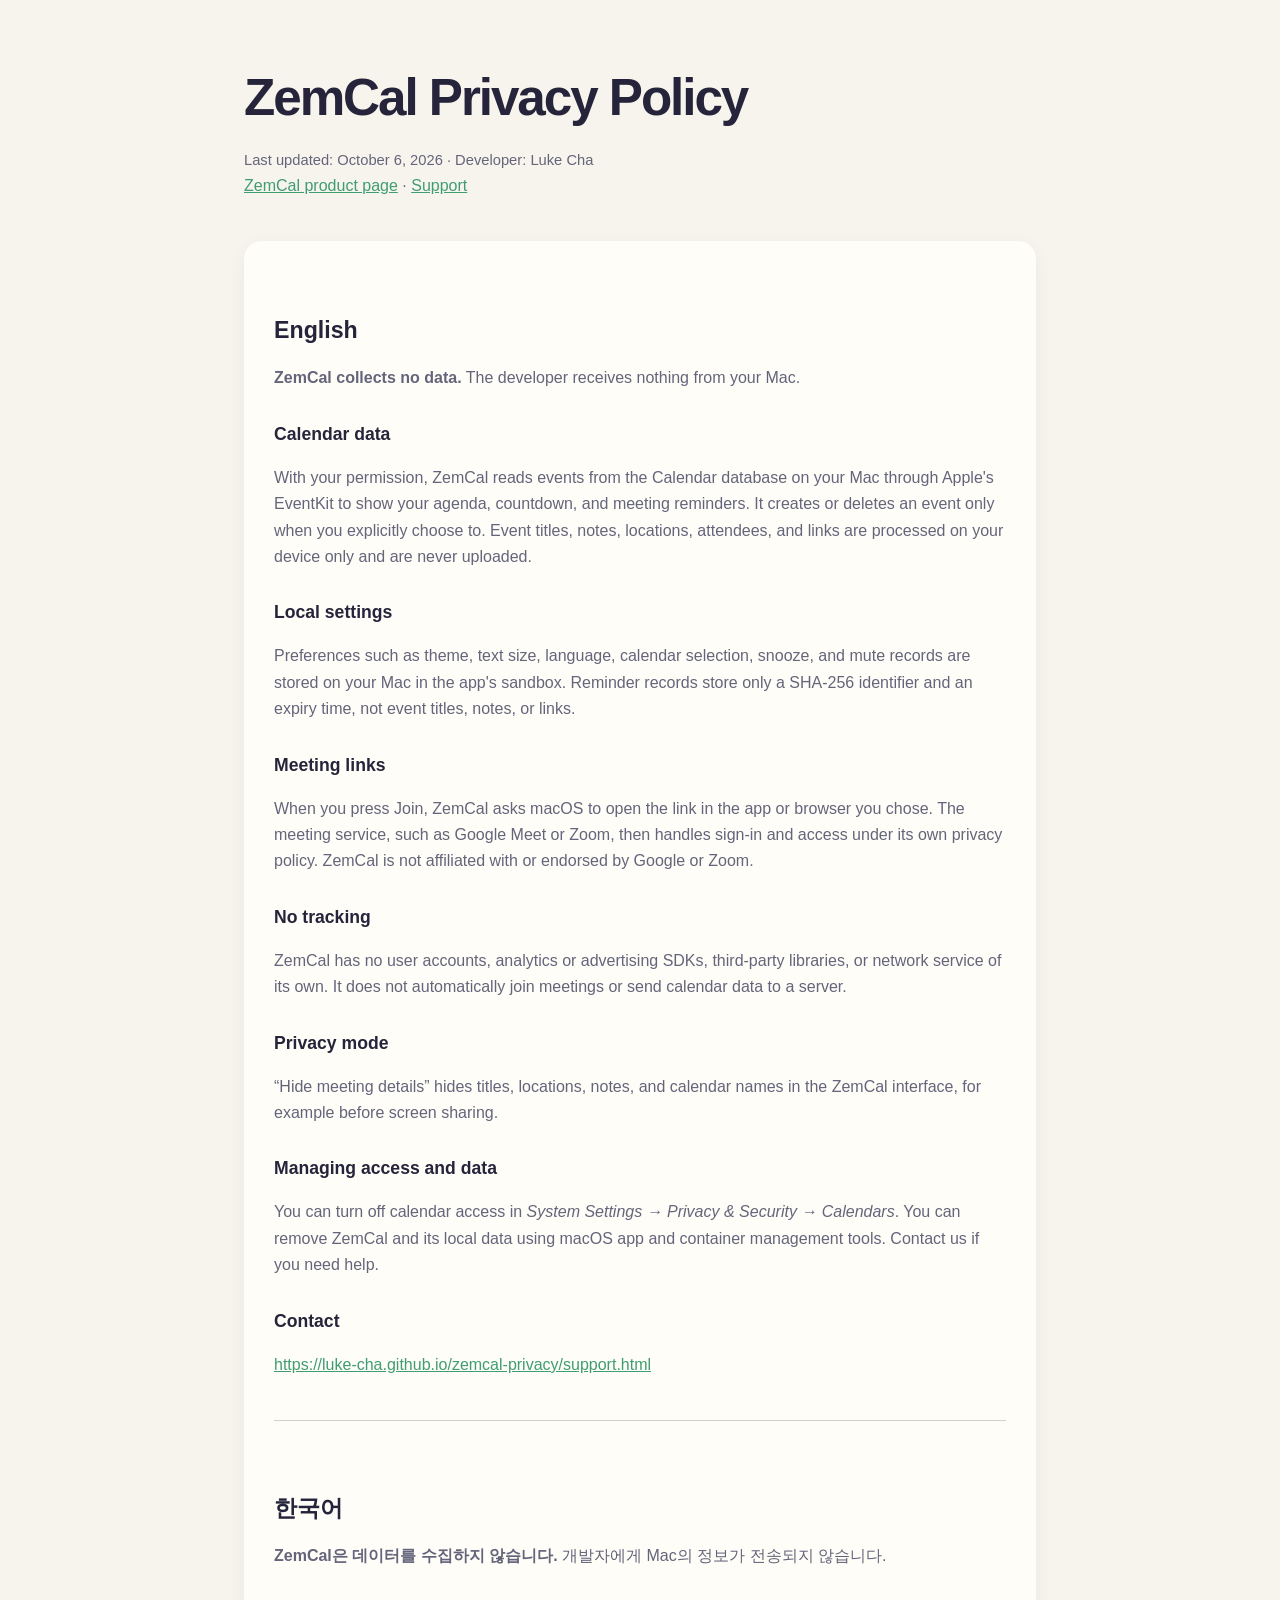
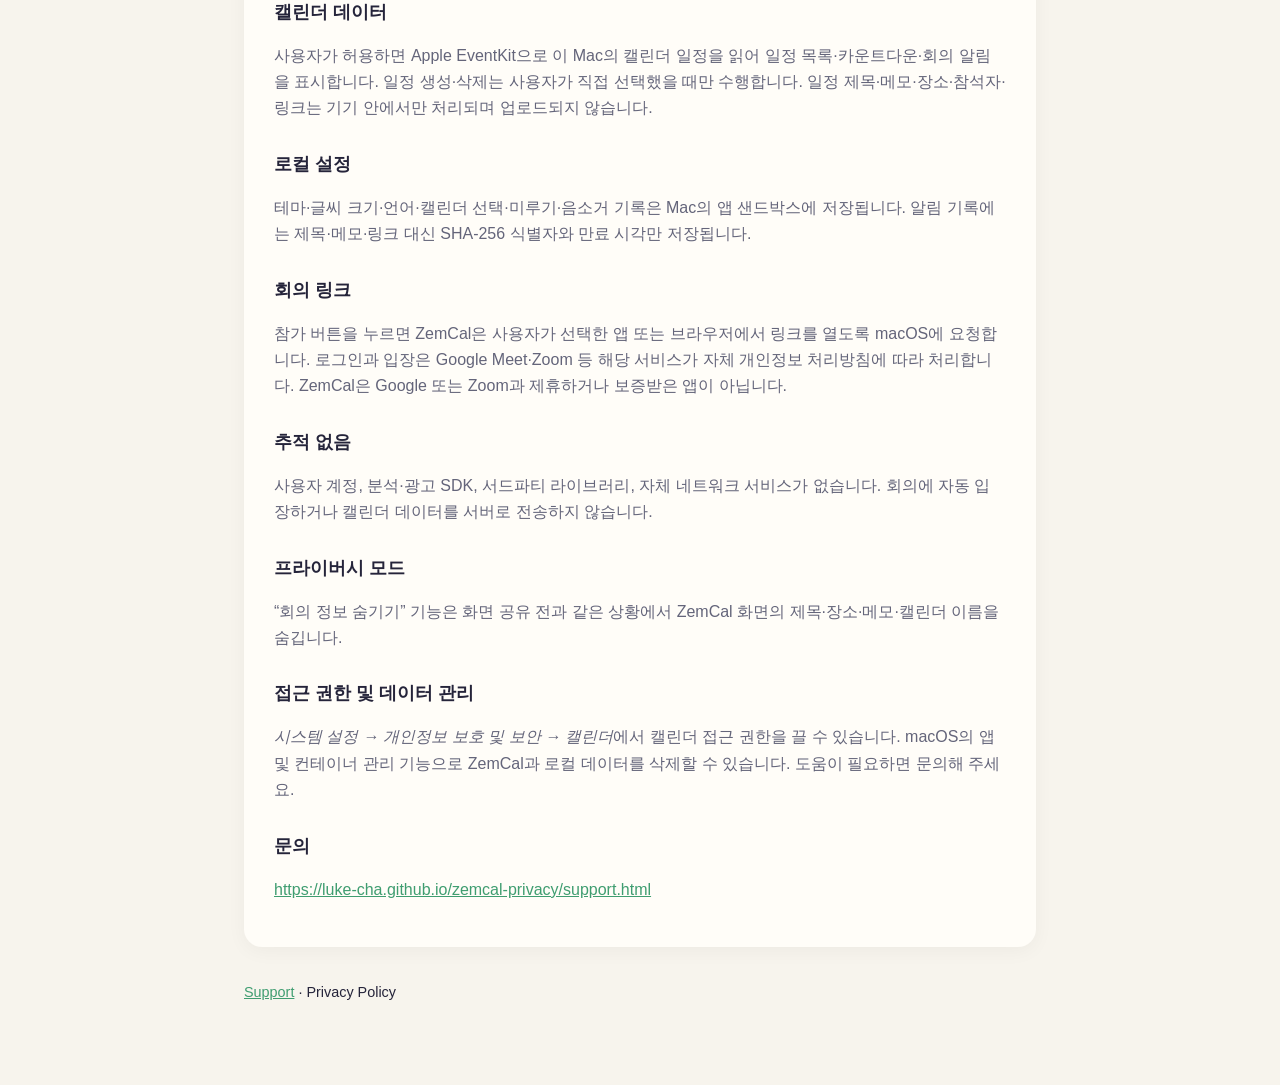
<file: index.html>
<!doctype html>
<html lang="en">
<head>
  <meta charset="utf-8">
  <meta name="viewport" content="width=device-width, initial-scale=1">
  <title>ZemCal Privacy Policy</title>
  <style>
    :root { color-scheme: light dark; --bg:#f7f4ed; --card:#fffdf8; --ink:#25243a; --muted:#64657a; --accent:#3f9d70; }
    @media (prefers-color-scheme: dark) { :root { --bg:#171820; --card:#22242e; --ink:#eeeef4; --muted:#b4b5c3; --accent:#73d09b; } }
    * { box-sizing:border-box; }
    body { margin:0; background:var(--bg); color:var(--ink); font:16px/1.65 -apple-system,BlinkMacSystemFont,"Segoe UI",sans-serif; }
    main { max-width:840px; margin:0 auto; padding:56px 24px 80px; }
    header { margin-bottom:42px; }
    h1 { margin:0 0 8px; font-size:clamp(2rem,5vw,3.2rem); letter-spacing:-.04em; }
    h2 { margin:42px 0 14px; font-size:1.45rem; }
    h3 { margin:28px 0 8px; font-size:1.1rem; }
    p, li { color:var(--muted); }
    header p { margin:0; }
    section { background:var(--card); border-radius:18px; padding:28px 30px; margin:24px 0; box-shadow:0 4px 20px #0000000b; }
    ul { padding-left:1.35rem; }
    a { color:var(--accent); }
    .meta { font-size:.92rem; }
    .ko { border-top:1px solid color-mix(in srgb,var(--muted),transparent 70%); margin-top:42px; padding-top:26px; }
    footer { margin-top:34px; font-size:.9rem; }
  </style>
</head>
<body>
<main>
  <header>
    <h1>ZemCal Privacy Policy</h1>
    <p class="meta">Last updated: October 6, 2026 · Developer: Luke Cha</p>
    <p><a href="product.html">ZemCal product page</a> · <a href="support.html">Support</a></p>
  </header>

  <section>
    <h2>English</h2>
    <p><strong>ZemCal collects no data.</strong> The developer receives nothing from your Mac.</p>

    <h3>Calendar data</h3>
    <p>With your permission, ZemCal reads events from the Calendar database on your Mac through Apple's EventKit to show your agenda, countdown, and meeting reminders. It creates or deletes an event only when you explicitly choose to. Event titles, notes, locations, attendees, and links are processed on your device only and are never uploaded.</p>

    <h3>Local settings</h3>
    <p>Preferences such as theme, text size, language, calendar selection, snooze, and mute records are stored on your Mac in the app's sandbox. Reminder records store only a SHA-256 identifier and an expiry time, not event titles, notes, or links.</p>

    <h3>Meeting links</h3>
    <p>When you press Join, ZemCal asks macOS to open the link in the app or browser you chose. The meeting service, such as Google Meet or Zoom, then handles sign-in and access under its own privacy policy. ZemCal is not affiliated with or endorsed by Google or Zoom.</p>

    <h3>No tracking</h3>
    <p>ZemCal has no user accounts, analytics or advertising SDKs, third-party libraries, or network service of its own. It does not automatically join meetings or send calendar data to a server.</p>

    <h3>Privacy mode</h3>
    <p>“Hide meeting details” hides titles, locations, notes, and calendar names in the ZemCal interface, for example before screen sharing.</p>

    <h3>Managing access and data</h3>
    <p>You can turn off calendar access in <em>System Settings → Privacy &amp; Security → Calendars</em>. You can remove ZemCal and its local data using macOS app and container management tools. Contact us if you need help.</p>

    <h3>Contact</h3>
    <p><a href="./support.html">https://luke-cha.github.io/zemcal-privacy/support.html</a></p>

    <div class="ko" lang="ko">
      <h2>한국어</h2>
      <p><strong>ZemCal은 데이터를 수집하지 않습니다.</strong> 개발자에게 Mac의 정보가 전송되지 않습니다.</p>

      <h3>캘린더 데이터</h3>
      <p>사용자가 허용하면 Apple EventKit으로 이 Mac의 캘린더 일정을 읽어 일정 목록·카운트다운·회의 알림을 표시합니다. 일정 생성·삭제는 사용자가 직접 선택했을 때만 수행합니다. 일정 제목·메모·장소·참석자·링크는 기기 안에서만 처리되며 업로드되지 않습니다.</p>

      <h3>로컬 설정</h3>
      <p>테마·글씨 크기·언어·캘린더 선택·미루기·음소거 기록은 Mac의 앱 샌드박스에 저장됩니다. 알림 기록에는 제목·메모·링크 대신 SHA-256 식별자와 만료 시각만 저장됩니다.</p>

      <h3>회의 링크</h3>
      <p>참가 버튼을 누르면 ZemCal은 사용자가 선택한 앱 또는 브라우저에서 링크를 열도록 macOS에 요청합니다. 로그인과 입장은 Google Meet·Zoom 등 해당 서비스가 자체 개인정보 처리방침에 따라 처리합니다. ZemCal은 Google 또는 Zoom과 제휴하거나 보증받은 앱이 아닙니다.</p>

      <h3>추적 없음</h3>
      <p>사용자 계정, 분석·광고 SDK, 서드파티 라이브러리, 자체 네트워크 서비스가 없습니다. 회의에 자동 입장하거나 캘린더 데이터를 서버로 전송하지 않습니다.</p>

      <h3>프라이버시 모드</h3>
      <p>“회의 정보 숨기기” 기능은 화면 공유 전과 같은 상황에서 ZemCal 화면의 제목·장소·메모·캘린더 이름을 숨깁니다.</p>

      <h3>접근 권한 및 데이터 관리</h3>
      <p><em>시스템 설정 → 개인정보 보호 및 보안 → 캘린더</em>에서 캘린더 접근 권한을 끌 수 있습니다. macOS의 앱 및 컨테이너 관리 기능으로 ZemCal과 로컬 데이터를 삭제할 수 있습니다. 도움이 필요하면 문의해 주세요.</p>

      <h3>문의</h3>
      <p><a href="./support.html">https://luke-cha.github.io/zemcal-privacy/support.html</a></p>
    </div>
  </section>

  <footer><a href="./support.html">Support</a> · Privacy Policy</footer>
</main>
</body>
</html>
</file>
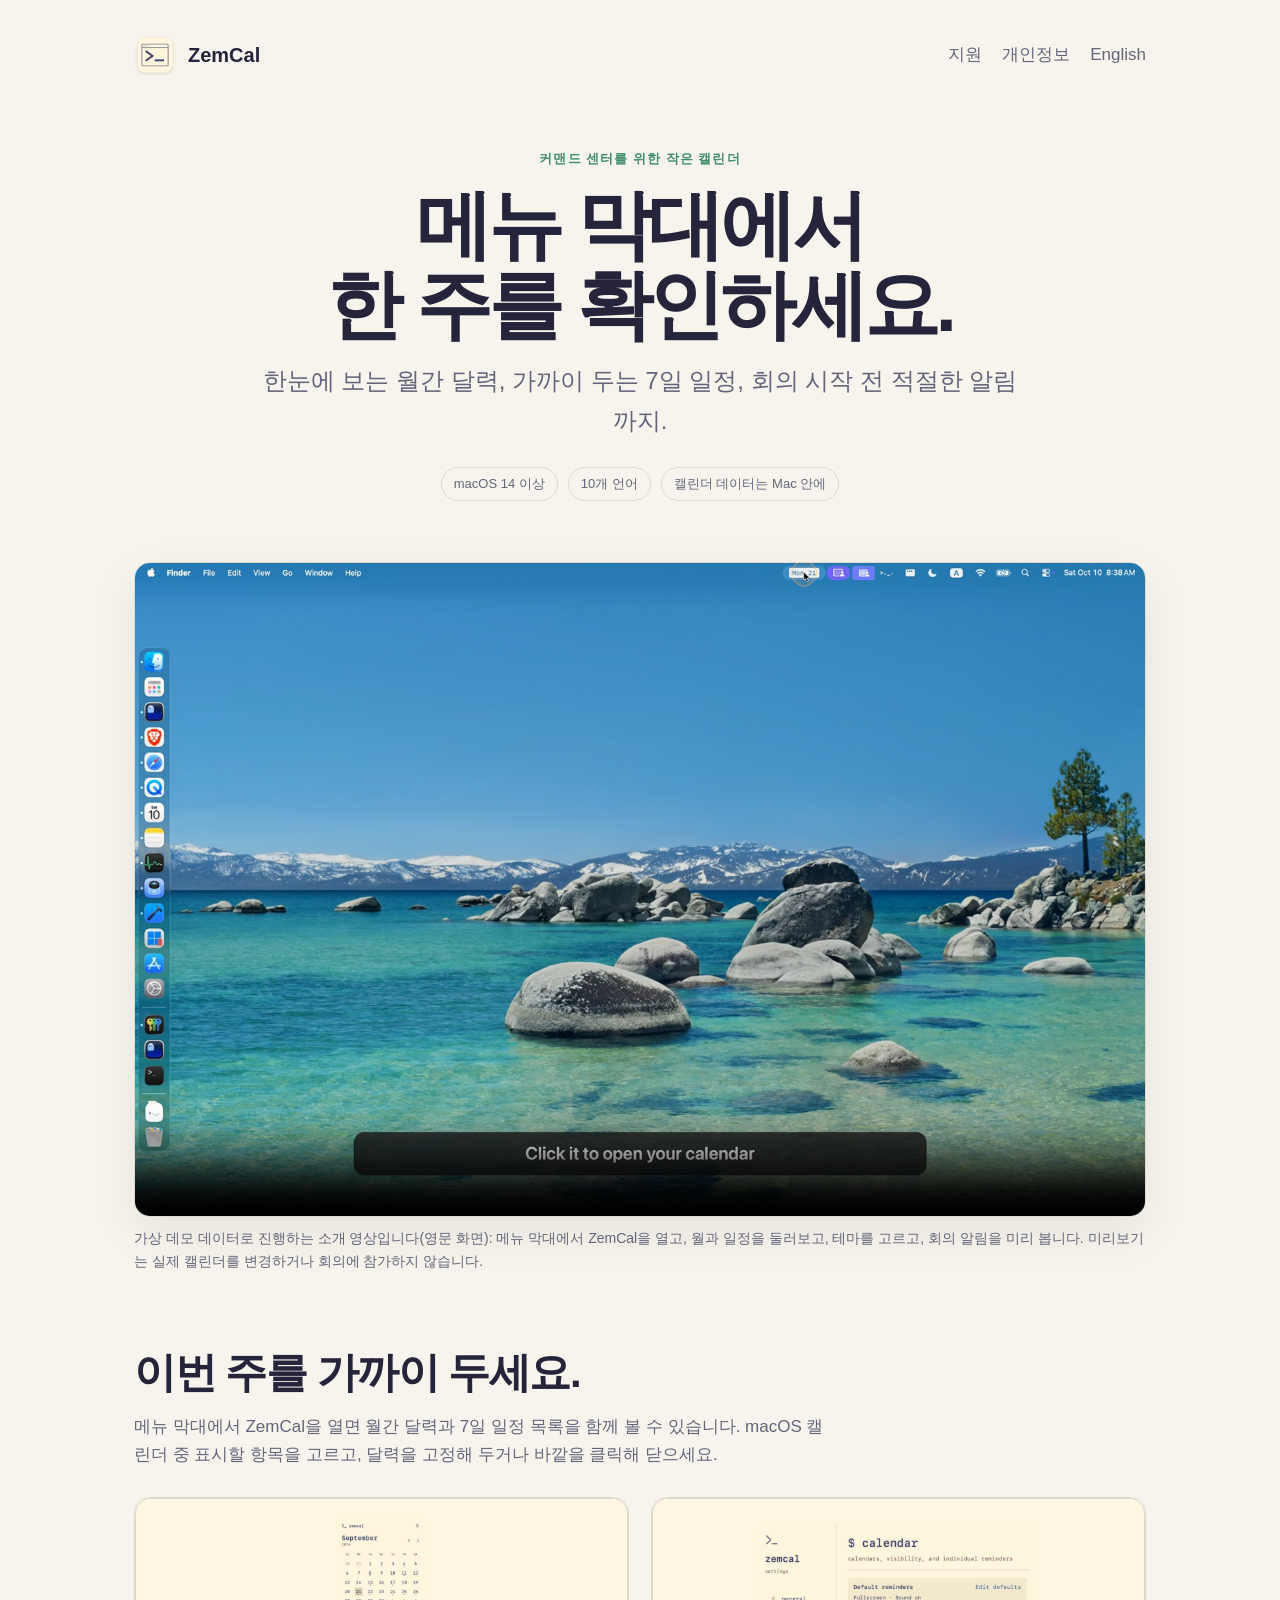
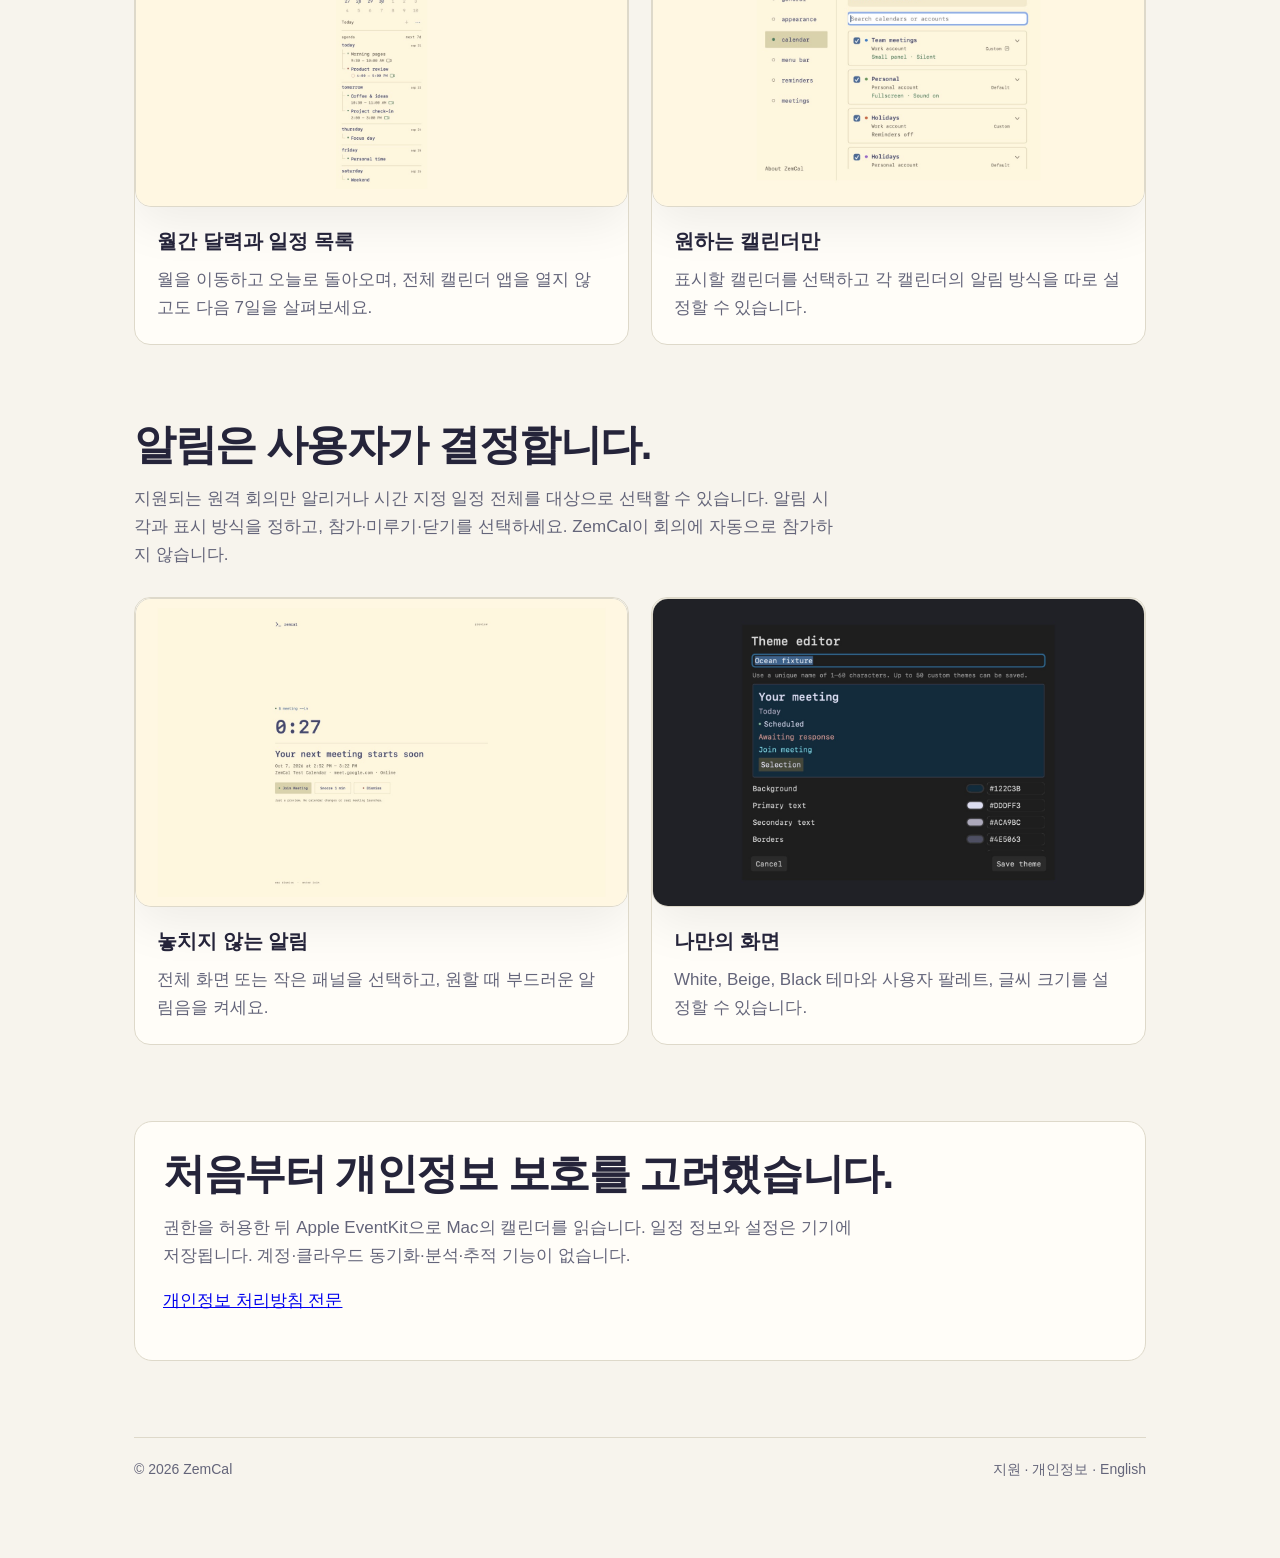
<file: ko/index.html>
<!doctype html>
<html lang="ko">
<head>
<meta charset="utf-8">
<meta name="viewport" content="width=device-width, initial-scale=1">
<title>ZemCal — Mac 메뉴 막대 달력</title>
<meta name="description" content="월간 달력과 7일 일정 목록, 회의 알림을 메뉴 막대에서 간편하게 확인하세요.">
<link rel="stylesheet" href="../zemcal.css">
</head>
<body><main>
<header><img src="../images/zemcal/icon.png" alt=""><a class="brand" href="./">ZemCal</a><nav><a href="../support.html">지원</a><a href="../">개인정보</a><a href="../product.html">English</a></nav></header>
<div class="hero">
  <div class="eyebrow">커맨드 센터를 위한 작은 캘린더</div>
  <h1>메뉴 막대에서<br>한 주를 확인하세요.</h1>
  <p class="lead">한눈에 보는 월간 달력, 가까이 두는 7일 일정, 회의 시작 전 적절한 알림까지.</p>
  <span class="pill">macOS 14 이상</span><span class="pill">10개 언어</span><span class="pill">캘린더 데이터는 Mac 안에</span>
</div>
<figure id="demo">
  <video src="../media/zemcal-demo.mp4" poster="../media/zemcal-demo-poster.jpg" width="1440" height="930" controls muted playsinline preload="metadata" aria-label="ZemCal 소개 영상: 메뉴 막대에서 달력 열기, 월과 일정 둘러보기, 테마 선택, 회의 알림 미리보기"></video>
  <figcaption>가상 데모 데이터로 진행하는 소개 영상입니다(영문 화면): 메뉴 막대에서 ZemCal을 열고, 월과 일정을 둘러보고, 테마를 고르고, 회의 알림을 미리 봅니다. 미리보기는 실제 캘린더를 변경하거나 회의에 참가하지 않습니다.</figcaption>
</figure>
<section>
  <h2>이번 주를 가까이 두세요.</h2>
  <p class="intro">메뉴 막대에서 ZemCal을 열면 월간 달력과 7일 일정 목록을 함께 볼 수 있습니다. macOS 캘린더 중 표시할 항목을 고르고, 달력을 고정해 두거나 바깥을 클릭해 닫으세요.</p>
  <div class="grid">
    <article class="card image-card"><img class="screen" src="../images/zemcal/calendar.jpg" alt="가상 일정이 표시된 ZemCal 월간 달력과 7일 일정 목록"><div><h3>월간 달력과 일정 목록</h3><p>월을 이동하고 오늘로 돌아오며, 전체 캘린더 앱을 열지 않고도 다음 7일을 살펴보세요.</p></div></article>
    <article class="card image-card"><img class="screen" src="../images/zemcal/settings.jpg" alt="캘린더 선택과 캘린더별 알림 설정 화면"><div><h3>원하는 캘린더만</h3><p>표시할 캘린더를 선택하고 각 캘린더의 알림 방식을 따로 설정할 수 있습니다.</p></div></article>
  </div>
</section>
<section>
  <h2>알림은 사용자가 결정합니다.</h2>
  <p class="intro">지원되는 원격 회의만 알리거나 시간 지정 일정 전체를 대상으로 선택할 수 있습니다. 알림 시각과 표시 방식을 정하고, 참가·미루기·닫기를 선택하세요. ZemCal이 회의에 자동으로 참가하지 않습니다.</p>
  <div class="grid">
    <article class="card image-card"><img class="screen" src="../images/zemcal/reminder.jpg" alt="참가, 1분 미루기, 닫기 버튼이 있는 ZemCal 알림 미리보기"><div><h3>놓치지 않는 알림</h3><p>전체 화면 또는 작은 패널을 선택하고, 원할 때 부드러운 알림음을 켜세요.</p></div></article>
    <article class="card image-card"><img class="screen" src="../images/zemcal/themes.jpg" alt="ZemCal 사용자 테마 편집기"><div><h3>나만의 화면</h3><p>White, Beige, Black 테마와 사용자 팔레트, 글씨 크기를 설정할 수 있습니다.</p></div></article>
  </div>
</section>
<section class="privacy">
  <h2>처음부터 개인정보 보호를 고려했습니다.</h2>
  <p class="intro">권한을 허용한 뒤 Apple EventKit으로 Mac의 캘린더를 읽습니다. 일정 정보와 설정은 기기에 저장됩니다. 계정·클라우드 동기화·분석·추적 기능이 없습니다.</p>
  <p><a href="../">개인정보 처리방침 전문</a></p>
</section>
<footer><span>© 2026 ZemCal</span><span><a href="../support.html">지원</a> · <a href="../">개인정보</a> · <a href="../product.html">English</a></span></footer>
</main></body></html>
</file>
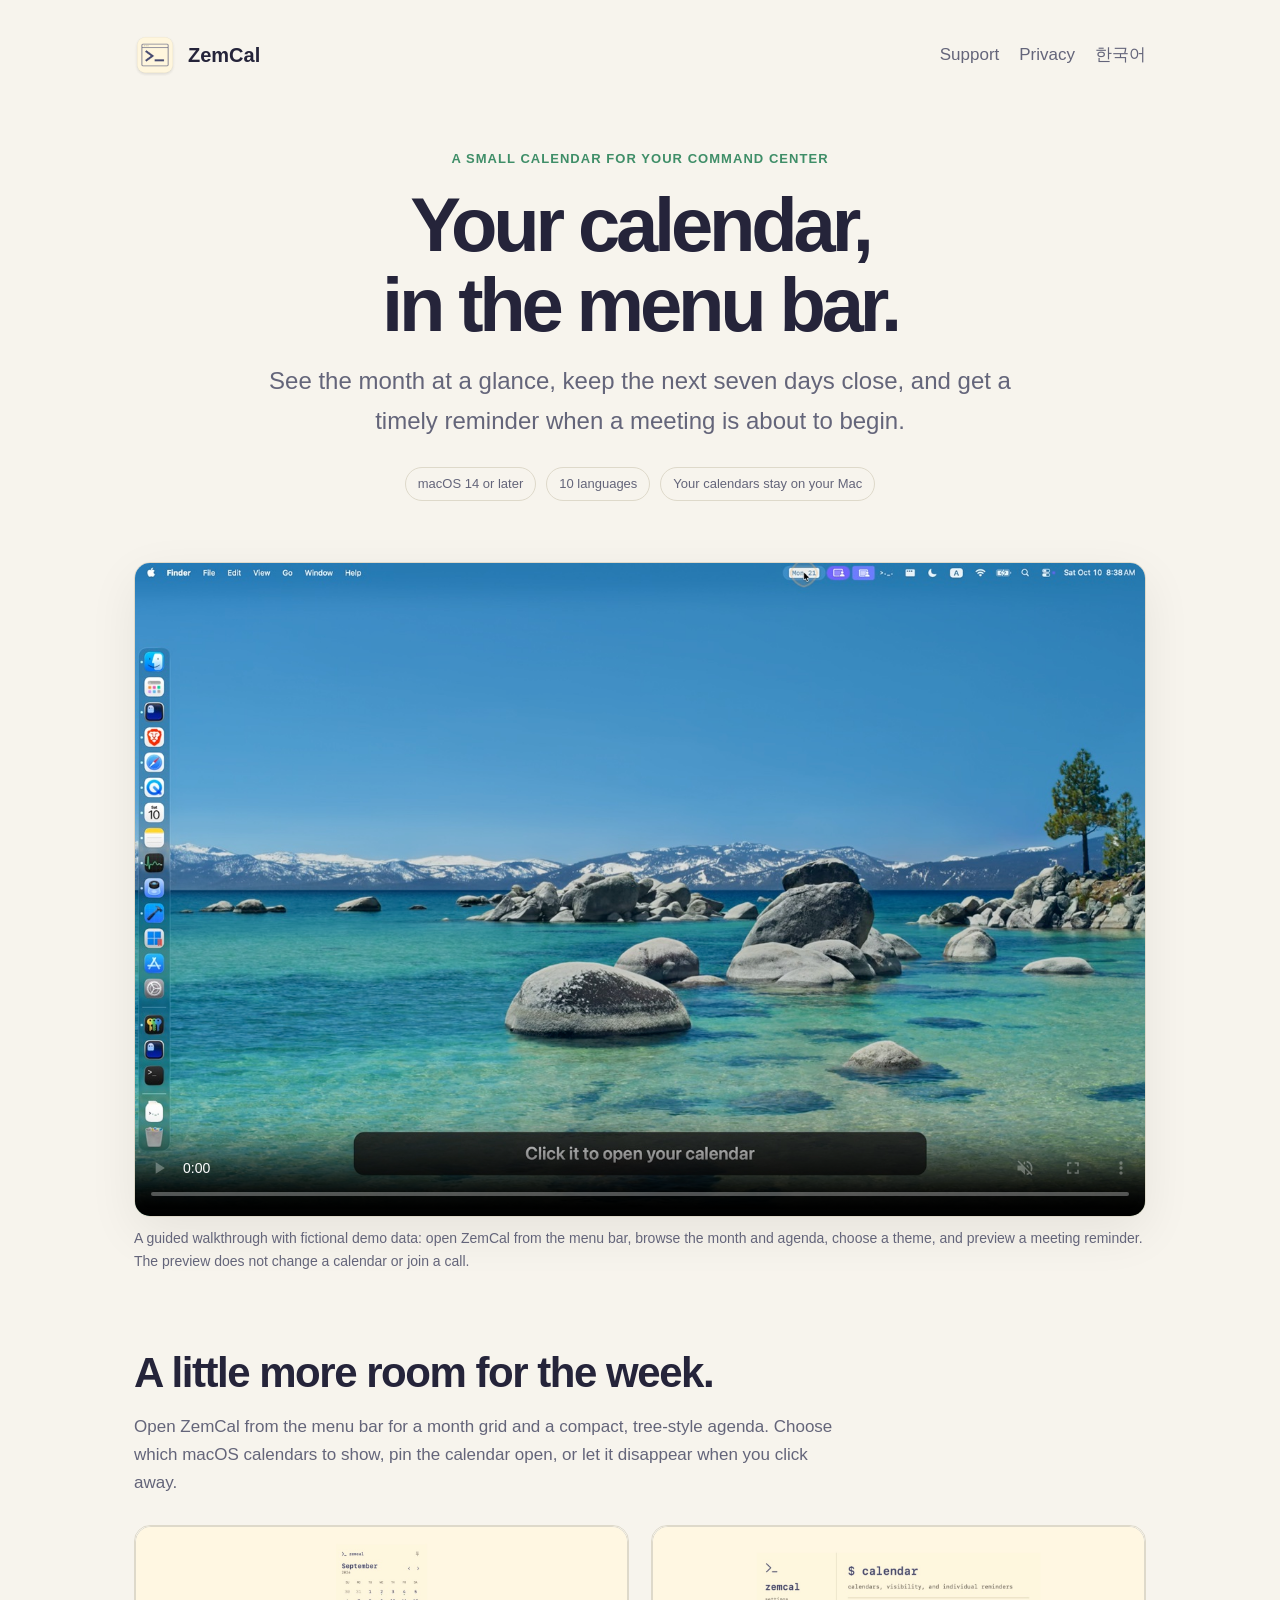
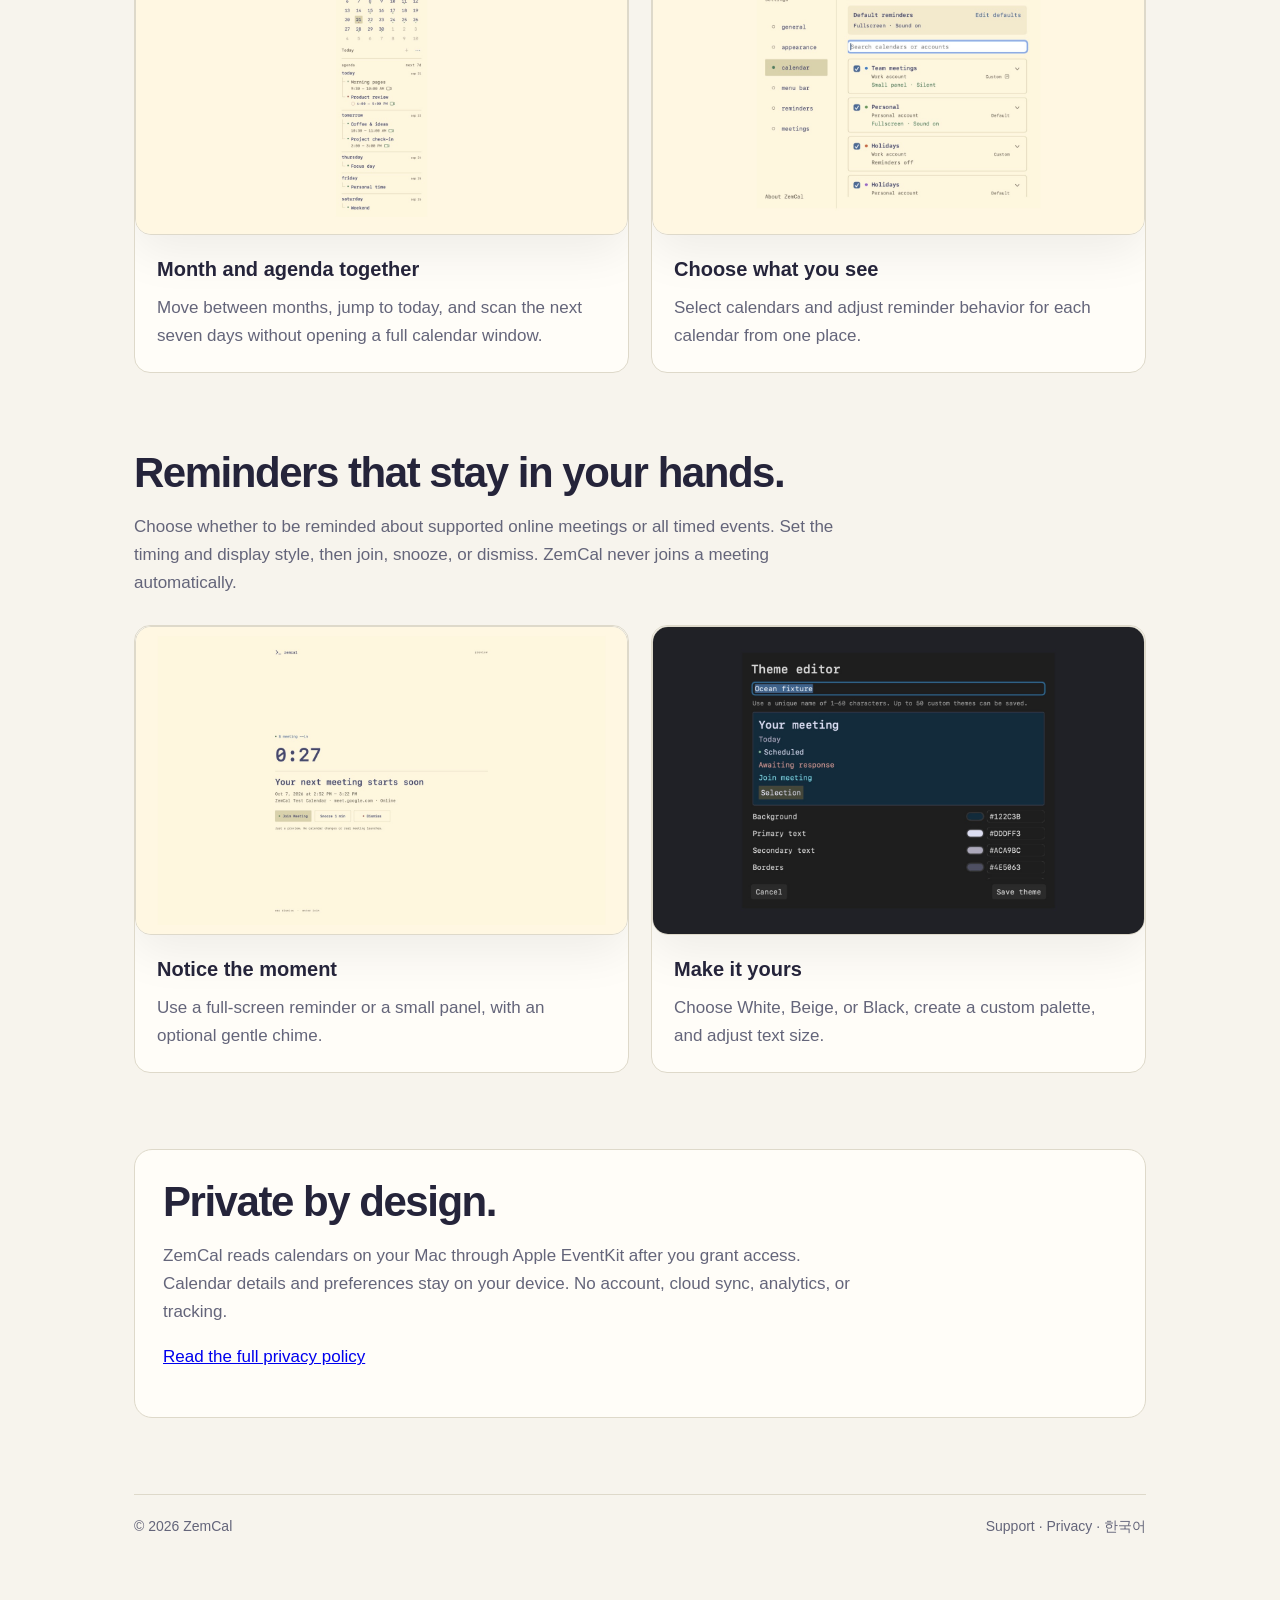
<file: product.html>
<!doctype html>
<html lang="en">
<head>
<meta charset="utf-8">
<meta name="viewport" content="width=device-width, initial-scale=1">
<title>ZemCal — A calm calendar for your Mac</title>
<meta name="description" content="ZemCal is a macOS menu bar calendar with a seven-day agenda, customizable themes, and thoughtful meeting reminders.">
<link rel="stylesheet" href="zemcal.css">
</head>
<body><main>
<header><img src="images/zemcal/icon.png" alt=""><a class="brand" href="product.html">ZemCal</a><nav><a href="support.html">Support</a><a href="./">Privacy</a><a href="ko/">한국어</a></nav></header>
<div class="hero">
  <div class="eyebrow">A small calendar for your command center</div>
  <h1>Your calendar,<br>in the menu bar.</h1>
  <p class="lead">See the month at a glance, keep the next seven days close, and get a timely reminder when a meeting is about to begin.</p>
  <span class="pill">macOS 14 or later</span><span class="pill">10 languages</span><span class="pill">Your calendars stay on your Mac</span>
</div>
<figure id="demo">
  <video src="media/zemcal-demo.mp4" poster="media/zemcal-demo-poster.jpg" width="1440" height="930" controls muted playsinline preload="metadata" aria-label="ZemCal walkthrough: opening the calendar from the menu bar, browsing months and events, choosing a theme, and previewing a meeting reminder"></video>
  <figcaption>A guided walkthrough with fictional demo data: open ZemCal from the menu bar, browse the month and agenda, choose a theme, and preview a meeting reminder. The preview does not change a calendar or join a call.</figcaption>
</figure>
<section>
  <h2>A little more room for the week.</h2>
  <p class="intro">Open ZemCal from the menu bar for a month grid and a compact, tree-style agenda. Choose which macOS calendars to show, pin the calendar open, or let it disappear when you click away.</p>
  <div class="grid">
    <article class="card image-card"><img class="screen" src="images/zemcal/calendar.jpg" alt="ZemCal month calendar with a seven-day agenda and fictional events"><div><h3>Month and agenda together</h3><p>Move between months, jump to today, and scan the next seven days without opening a full calendar window.</p></div></article>
    <article class="card image-card"><img class="screen" src="images/zemcal/settings.jpg" alt="Calendar preferences showing selected calendars and individual reminder settings"><div><h3>Choose what you see</h3><p>Select calendars and adjust reminder behavior for each calendar from one place.</p></div></article>
  </div>
</section>
<section>
  <h2>Reminders that stay in your hands.</h2>
  <p class="intro">Choose whether to be reminded about supported online meetings or all timed events. Set the timing and display style, then join, snooze, or dismiss. ZemCal never joins a meeting automatically.</p>
  <div class="grid">
    <article class="card image-card"><img class="screen" src="images/zemcal/reminder.jpg" alt="ZemCal reminder preview with Join, Snooze, and Dismiss controls"><div><h3>Notice the moment</h3><p>Use a full-screen reminder or a small panel, with an optional gentle chime.</p></div></article>
    <article class="card image-card"><img class="screen" src="images/zemcal/themes.jpg" alt="ZemCal custom theme editor"><div><h3>Make it yours</h3><p>Choose White, Beige, or Black, create a custom palette, and adjust text size.</p></div></article>
  </div>
</section>
<section class="privacy">
  <h2>Private by design.</h2>
  <p class="intro">ZemCal reads calendars on your Mac through Apple EventKit after you grant access. Calendar details and preferences stay on your device. No account, cloud sync, analytics, or tracking.</p>
  <p><a href="./">Read the full privacy policy</a></p>
</section>
<footer><span>© 2026 ZemCal</span><span><a href="support.html">Support</a> · <a href="./">Privacy</a> · <a href="ko/">한국어</a></span></footer>
</main></body></html>
</file>
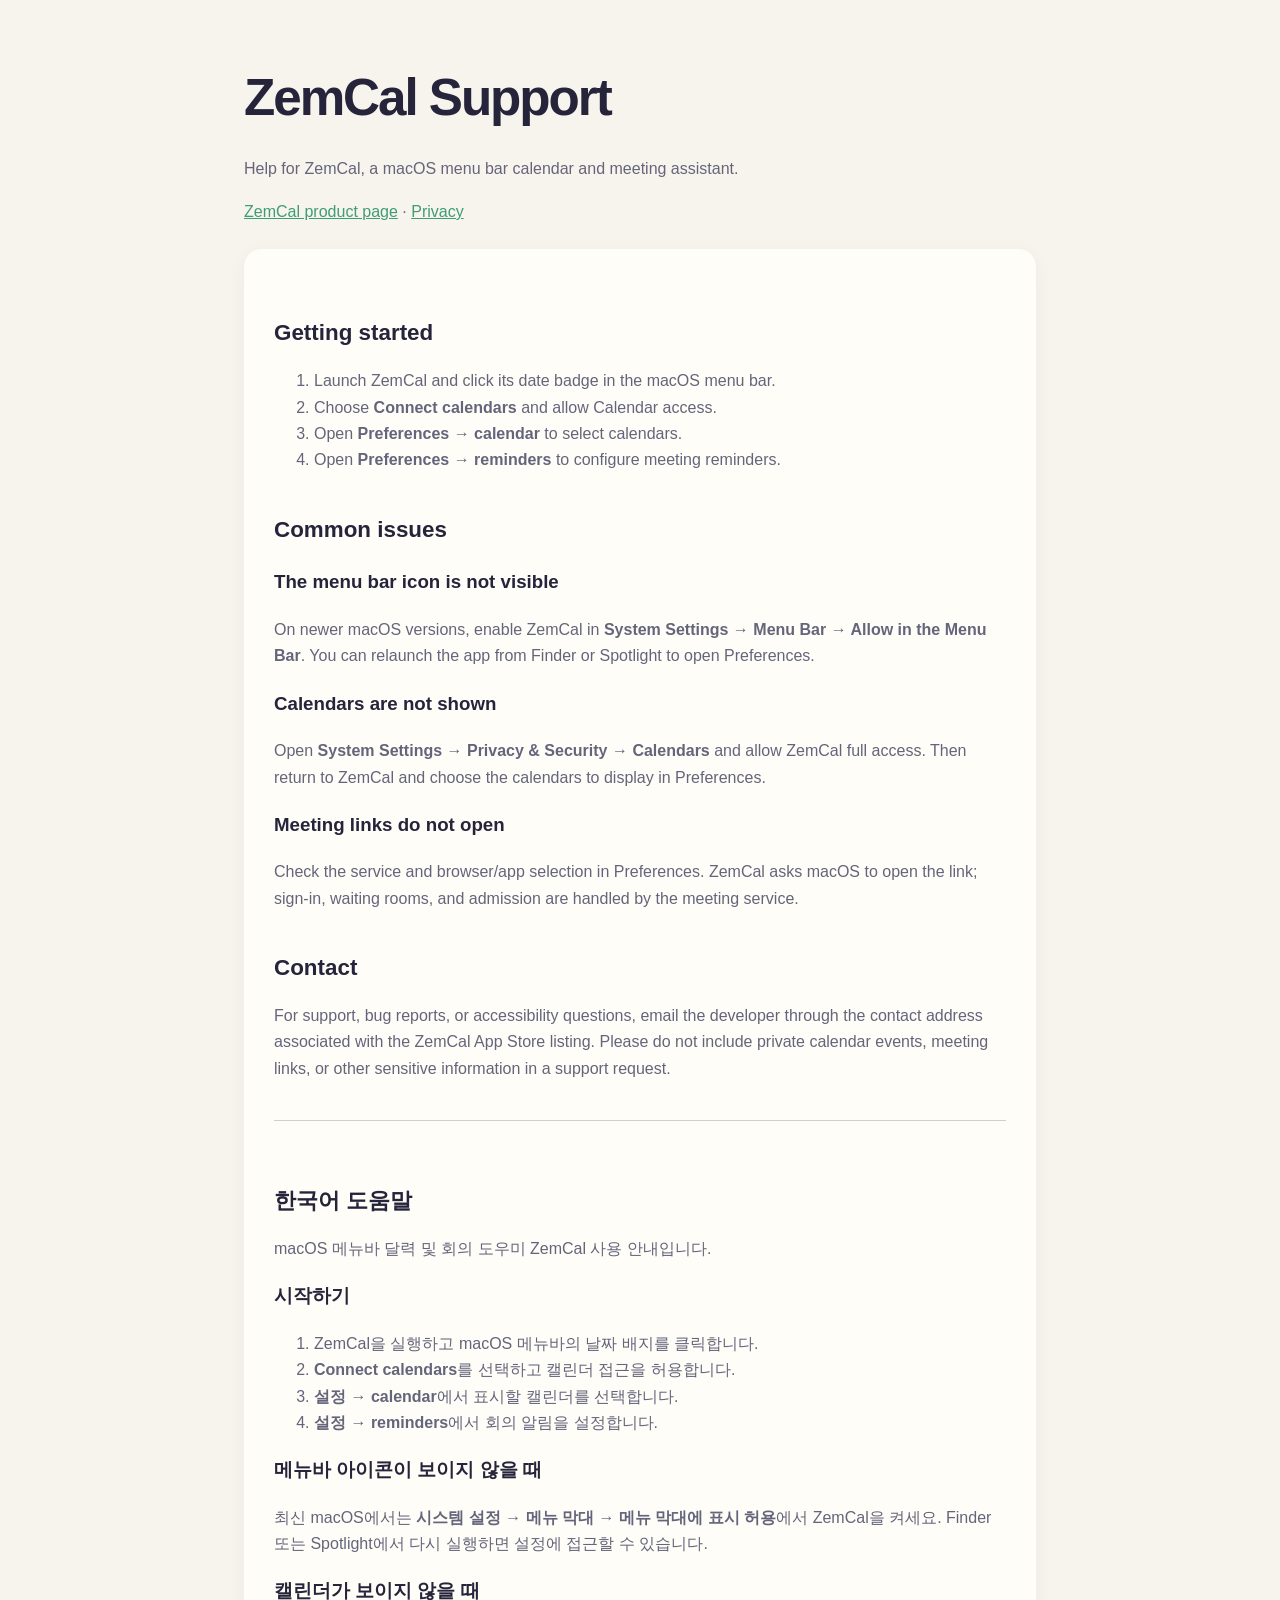
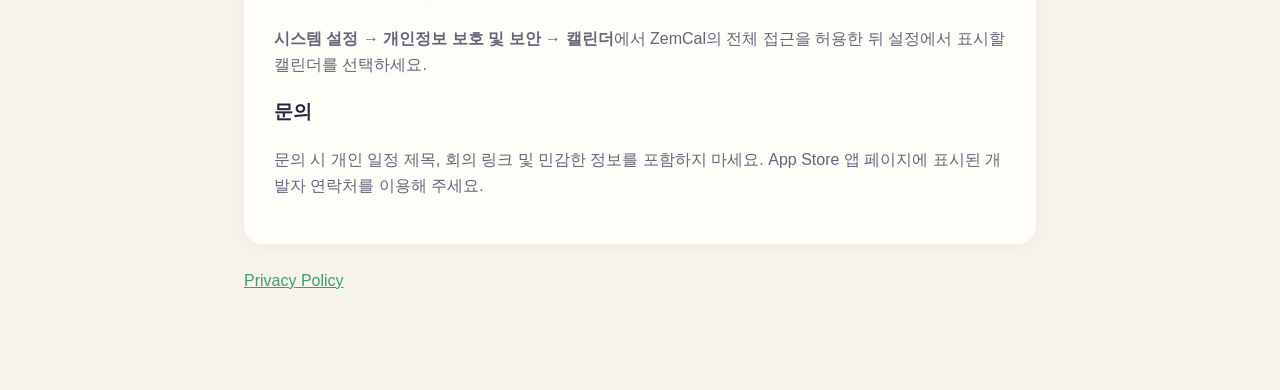
<file: support.html>
<!doctype html>
<html lang="en">
<head>
  <meta charset="utf-8">
  <meta name="viewport" content="width=device-width, initial-scale=1">
  <title>ZemCal Support</title>
  <style>
    :root { color-scheme: light dark; --bg:#f7f4ed; --card:#fffdf8; --ink:#25243a; --muted:#64657a; --accent:#3f9d70; }
    @media (prefers-color-scheme: dark) { :root { --bg:#171820; --card:#22242e; --ink:#eeeef4; --muted:#b4b5c3; --accent:#73d09b; } }
    * { box-sizing:border-box; }
    body { margin:0; background:var(--bg); color:var(--ink); font:16px/1.65 -apple-system,BlinkMacSystemFont,"Segoe UI",sans-serif; }
    main { max-width:840px; margin:0 auto; padding:56px 24px 80px; }
    h1 { margin:0 0 8px; font-size:clamp(2rem,5vw,3.2rem); letter-spacing:-.04em; }
    h2 { margin:38px 0 12px; font-size:1.4rem; }
    p, li { color:var(--muted); }
    section { background:var(--card); border-radius:18px; padding:28px 30px; margin:24px 0; box-shadow:0 4px 20px #0000000b; }
    a { color:var(--accent); }
    .meta { color:var(--muted); }
    .ko { border-top:1px solid color-mix(in srgb,var(--muted),transparent 70%); margin-top:38px; padding-top:24px; }
  </style>
</head>
<body>
<main>
  <h1>ZemCal Support</h1>
  <p class="meta">Help for ZemCal, a macOS menu bar calendar and meeting assistant.</p>
  <p><a href="product.html">ZemCal product page</a> · <a href="./">Privacy</a></p>
  <section>
    <h2>Getting started</h2>
    <ol>
      <li>Launch ZemCal and click its date badge in the macOS menu bar.</li>
      <li>Choose <strong>Connect calendars</strong> and allow Calendar access.</li>
      <li>Open <strong>Preferences → calendar</strong> to select calendars.</li>
      <li>Open <strong>Preferences → reminders</strong> to configure meeting reminders.</li>
    </ol>

    <h2>Common issues</h2>
    <h3>The menu bar icon is not visible</h3>
    <p>On newer macOS versions, enable ZemCal in <strong>System Settings → Menu Bar → Allow in the Menu Bar</strong>. You can relaunch the app from Finder or Spotlight to open Preferences.</p>

    <h3>Calendars are not shown</h3>
    <p>Open <strong>System Settings → Privacy &amp; Security → Calendars</strong> and allow ZemCal full access. Then return to ZemCal and choose the calendars to display in Preferences.</p>

    <h3>Meeting links do not open</h3>
    <p>Check the service and browser/app selection in Preferences. ZemCal asks macOS to open the link; sign-in, waiting rooms, and admission are handled by the meeting service.</p>

    <h2>Contact</h2>
    <p>For support, bug reports, or accessibility questions, email the developer through the contact address associated with the ZemCal App Store listing. Please do not include private calendar events, meeting links, or other sensitive information in a support request.</p>

    <div class="ko" lang="ko">
      <h2>한국어 도움말</h2>
      <p>macOS 메뉴바 달력 및 회의 도우미 ZemCal 사용 안내입니다.</p>
      <h3>시작하기</h3>
      <ol>
        <li>ZemCal을 실행하고 macOS 메뉴바의 날짜 배지를 클릭합니다.</li>
        <li><strong>Connect calendars</strong>를 선택하고 캘린더 접근을 허용합니다.</li>
        <li><strong>설정 → calendar</strong>에서 표시할 캘린더를 선택합니다.</li>
        <li><strong>설정 → reminders</strong>에서 회의 알림을 설정합니다.</li>
      </ol>
      <h3>메뉴바 아이콘이 보이지 않을 때</h3>
      <p>최신 macOS에서는 <strong>시스템 설정 → 메뉴 막대 → 메뉴 막대에 표시 허용</strong>에서 ZemCal을 켜세요. Finder 또는 Spotlight에서 다시 실행하면 설정에 접근할 수 있습니다.</p>
      <h3>캘린더가 보이지 않을 때</h3>
      <p><strong>시스템 설정 → 개인정보 보호 및 보안 → 캘린더</strong>에서 ZemCal의 전체 접근을 허용한 뒤 설정에서 표시할 캘린더를 선택하세요.</p>
      <h3>문의</h3>
      <p>문의 시 개인 일정 제목, 회의 링크 및 민감한 정보를 포함하지 마세요. App Store 앱 페이지에 표시된 개발자 연락처를 이용해 주세요.</p>
    </div>
  </section>
  <p><a href="./">Privacy Policy</a></p>
</main>
</body>
</html>
</file>
<file: zemcal.css>
:root { color-scheme: light dark; --bg:#f7f4ed; --card:#fffdf8; --ink:#25243a; --muted:#64657a; --accent:#3f8e68; --line:#ded9ca; }
@media (prefers-color-scheme: dark) { :root { --bg:#171820; --card:#22242e; --ink:#eeeef4; --muted:#b4b5c3; --accent:#73d09b; --line:#373946; } }
* { box-sizing:border-box; }
body { margin:0; background:var(--bg); color:var(--ink); font:17px/1.65 -apple-system,BlinkMacSystemFont,"Segoe UI",sans-serif; }
main { max-width:1060px; margin:0 auto; padding:34px 24px 76px; }
header { display:flex; align-items:center; gap:12px; margin-bottom:72px; }
header img { width:42px; height:42px; border-radius:10px; }
header .brand { color:var(--ink); text-decoration:none; font-weight:700; font-size:20px; }
nav { margin-left:auto; display:flex; gap:20px; align-items:center; }
nav a, footer a { color:var(--muted); text-decoration:none; }
nav a:hover, footer a:hover { color:var(--accent); }
.hero { max-width:820px; margin:0 auto 56px; text-align:center; }
.eyebrow { color:var(--accent); font-weight:650; letter-spacing:.08em; text-transform:uppercase; font-size:13px; }
h1 { font-size:clamp(42px,7vw,76px); line-height:1.05; letter-spacing:-.055em; margin:16px 0; }
.lead { color:var(--muted); font-size:clamp(19px,2.5vw,24px); max-width:760px; margin:0 auto 22px; }
.meta { color:var(--muted); font-size:14px; }
.pill { display:inline-block; border:1px solid var(--line); border-radius:999px; padding:5px 12px; margin:5px; font-size:13px; color:var(--muted); }
video, .screen { display:block; width:100%; height:auto; border:1px solid var(--line); border-radius:16px; background:var(--card); box-shadow:0 16px 50px #00000012; }
figure { margin:34px 0 74px; }
figcaption { color:var(--muted); font-size:14px; margin-top:10px; }
section { margin:76px 0; }
h2 { font-size:clamp(28px,4vw,42px); line-height:1.12; letter-spacing:-.035em; margin:0 0 14px; }
.intro { color:var(--muted); max-width:700px; }
.grid { display:grid; grid-template-columns:repeat(2,minmax(0,1fr)); gap:22px; margin-top:28px; }
.card { background:var(--card); border:1px solid var(--line); border-radius:16px; padding:24px; }
.card h3 { margin:0 0 8px; font-size:20px; }
.card p { color:var(--muted); margin:0; }
.image-card { overflow:hidden; padding:0; }
.image-card img { width:100%; display:block; }
.image-card div { padding:18px 22px 22px; }
.privacy { background:var(--card); border:1px solid var(--line); border-radius:18px; padding:28px; }
footer { border-top:1px solid var(--line); padding-top:20px; color:var(--muted); font-size:14px; display:flex; justify-content:space-between; gap:12px; flex-wrap:wrap; }
@media (max-width:680px) { main { padding:22px 16px 56px; } header { margin-bottom:52px; } nav { gap:12px; font-size:14px; } .grid { grid-template-columns:1fr; } figure { margin-bottom:52px; } }
</file>
